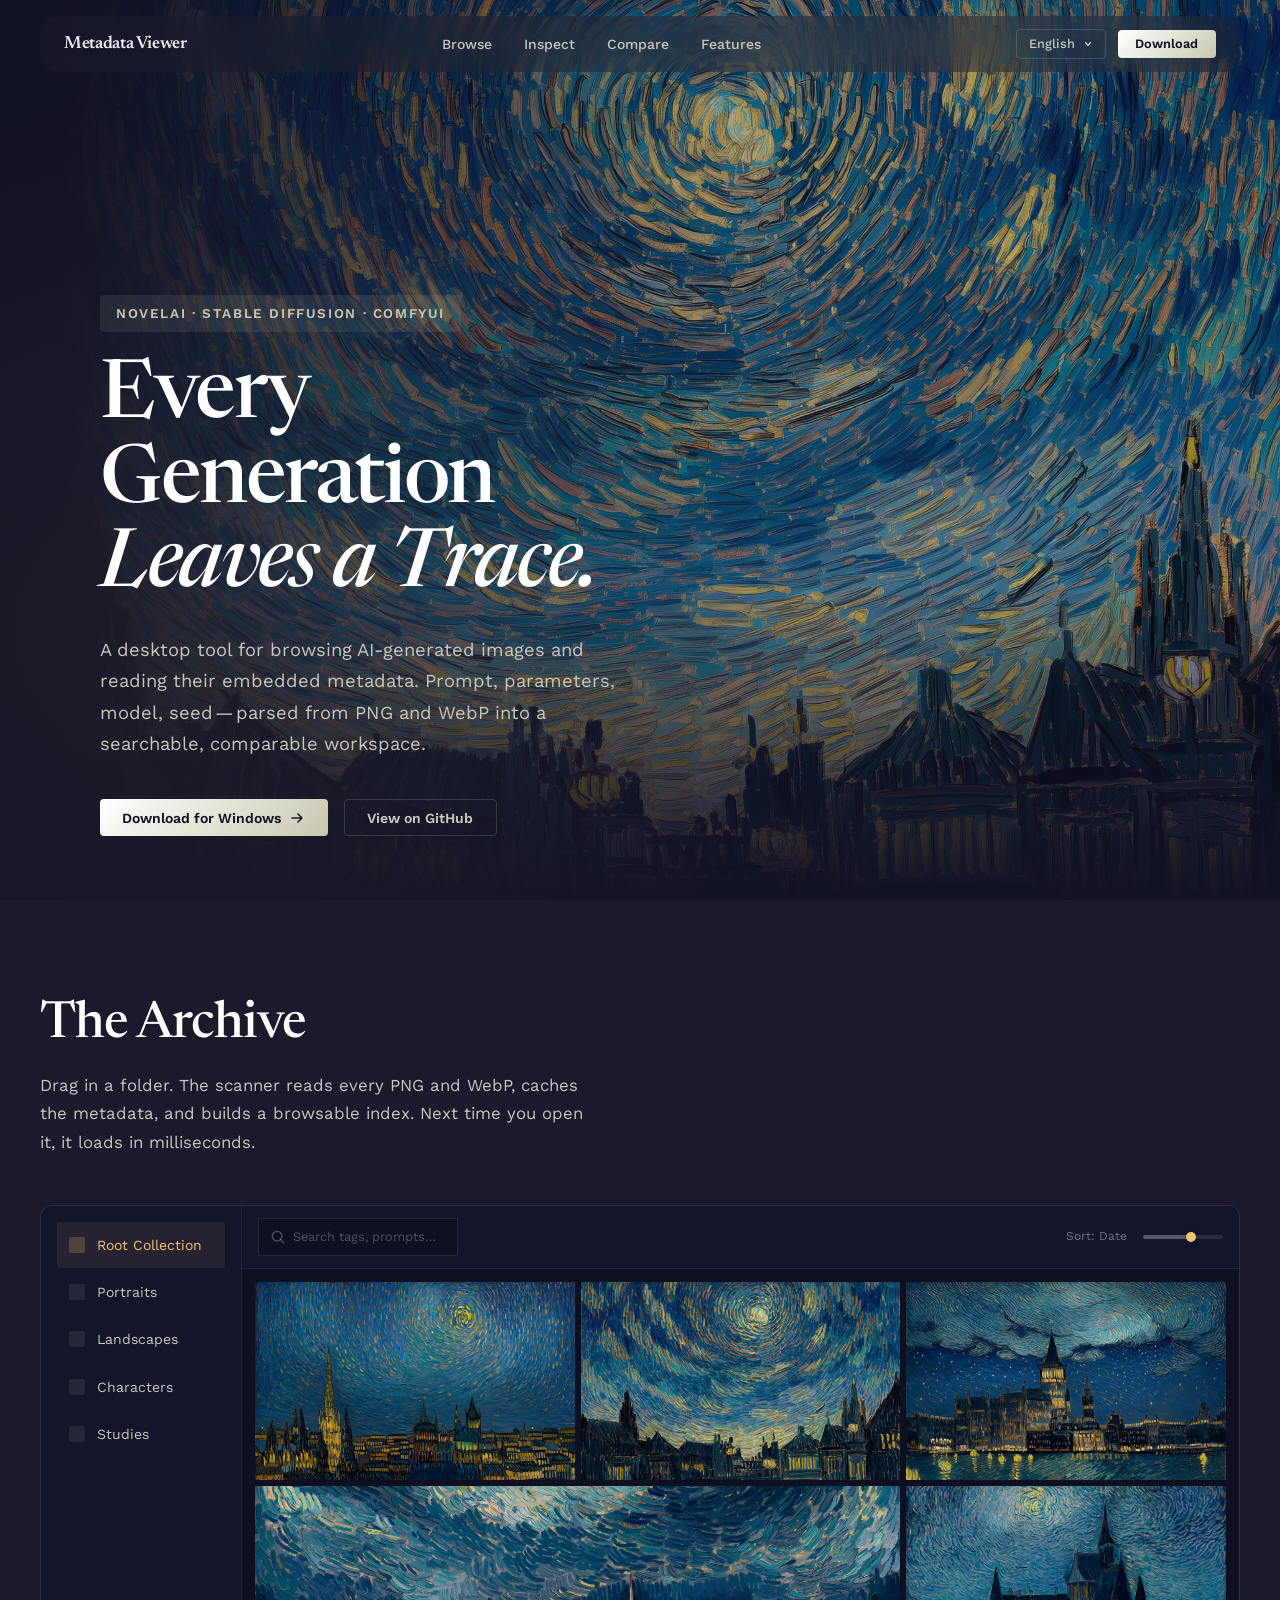
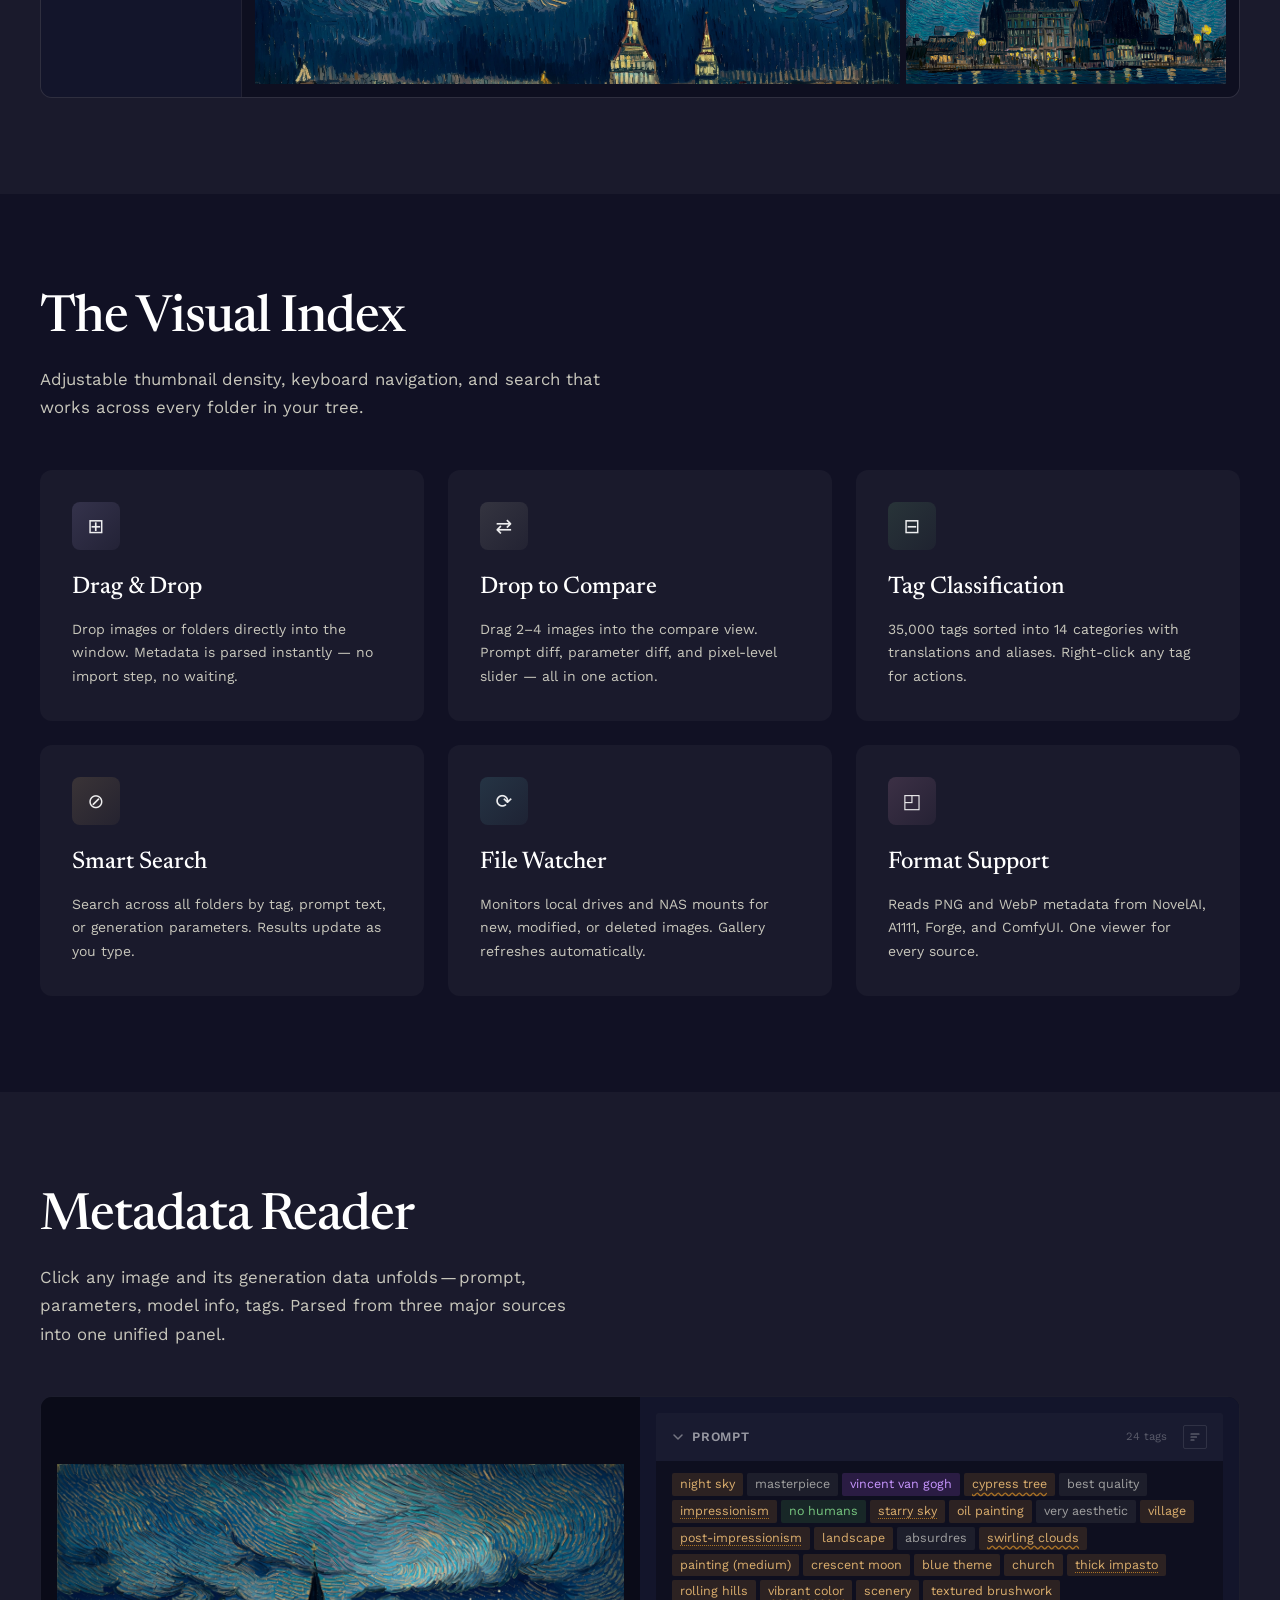
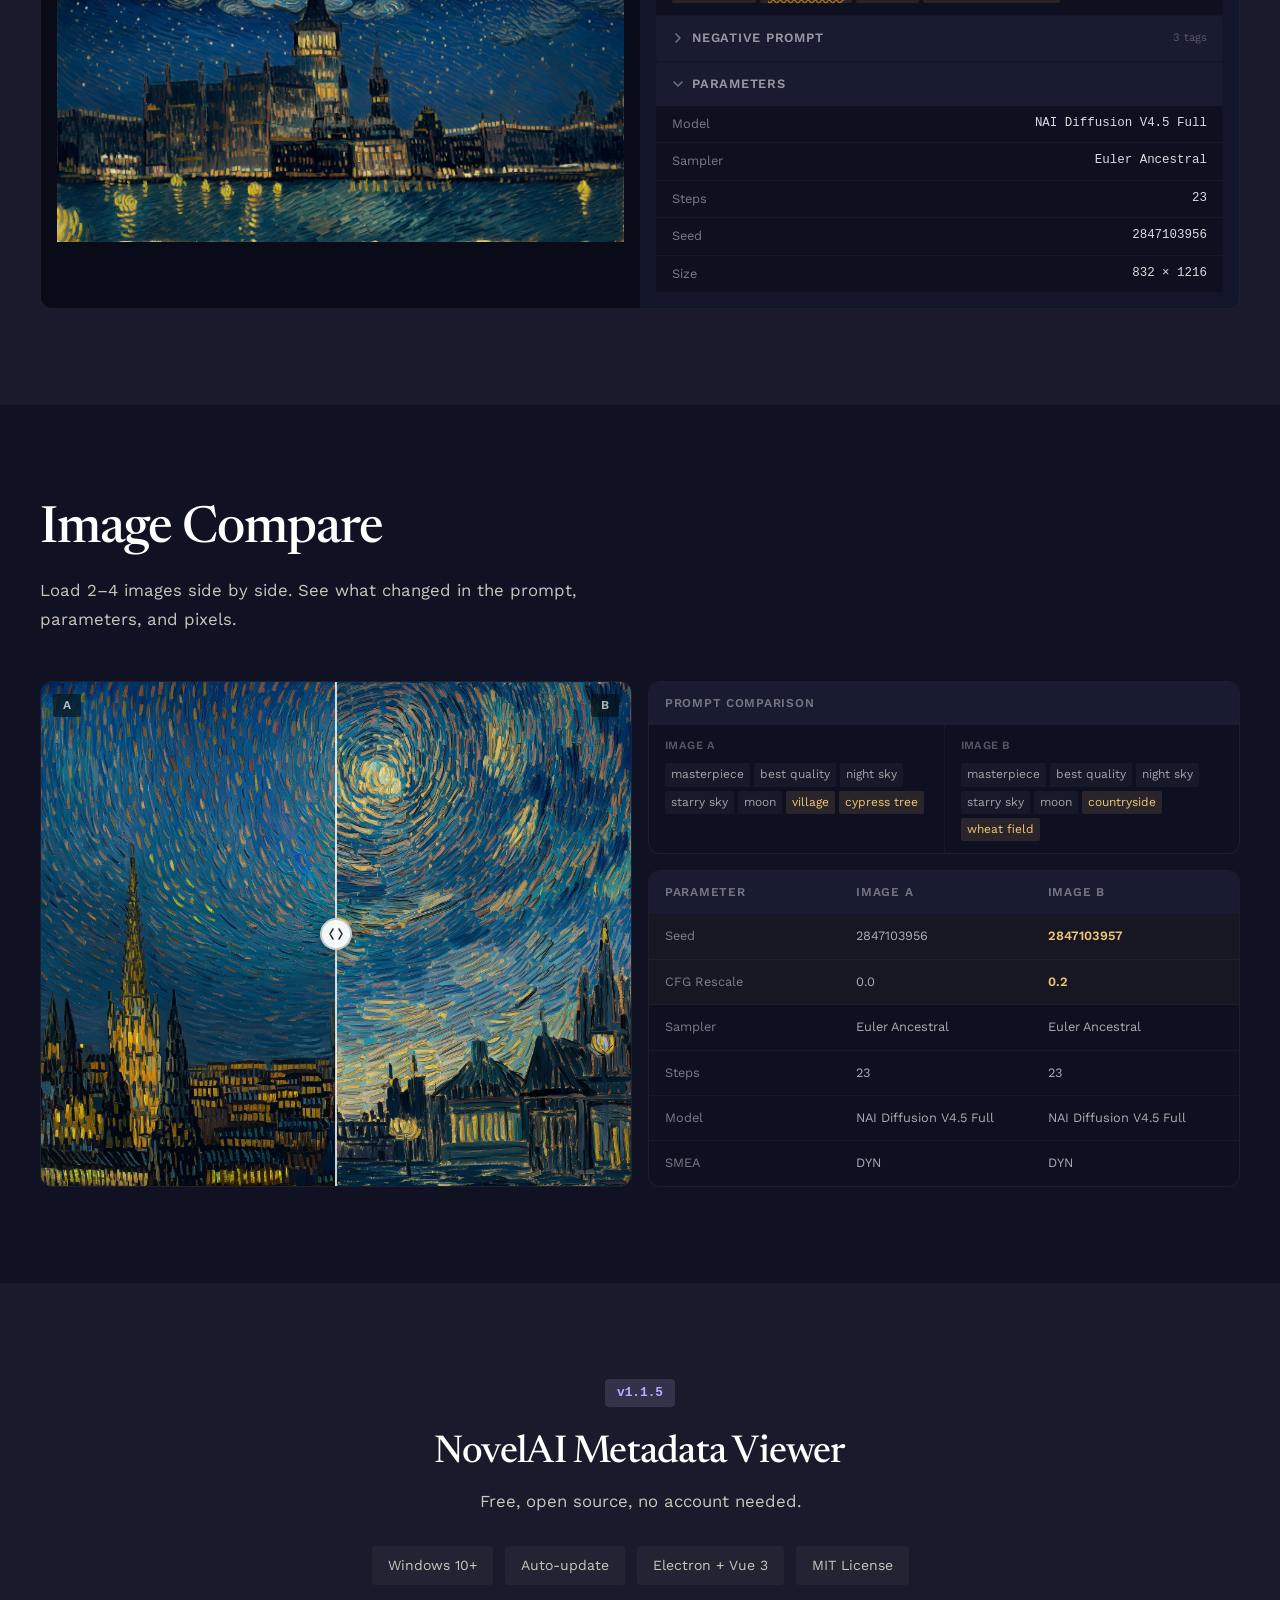
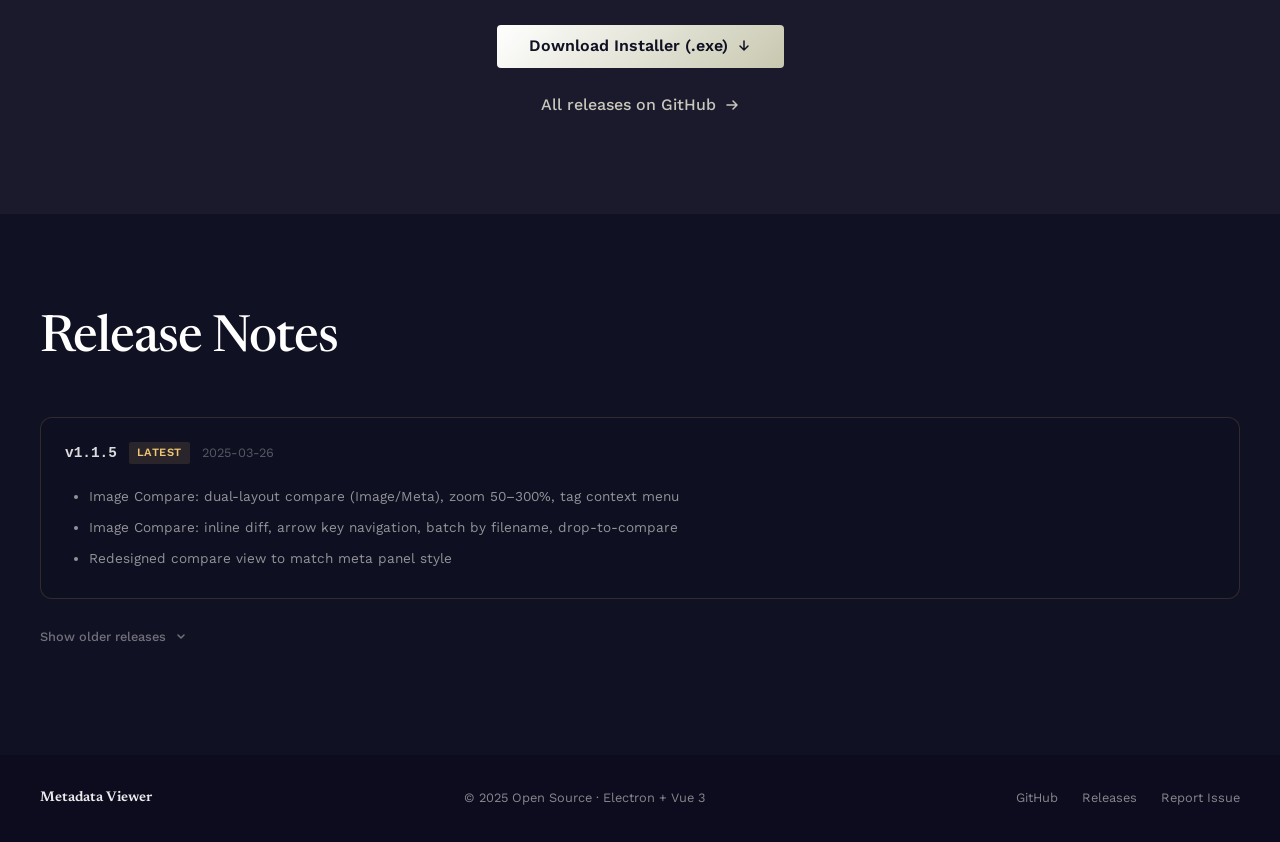
<file: meta-viewer/showcase.html>
<!doctype html>
<html lang="en">
  <head>
    <meta charset="UTF-8" />
    <meta name="viewport" content="width=device-width, initial-scale=1.0" />
    <title>NovelAI Metadata Viewer — Browse, Inspect & Compare AI-Generated Images</title>
    <meta name="description" content="A desktop tool for browsing AI-generated images and reading their embedded metadata. Supports NovelAI, Stable Diffusion (A1111/Forge), and ComfyUI. Free, open source." />
    <meta property="og:title" content="NovelAI Metadata Viewer" />
    <meta property="og:description" content="Browse AI-generated images, parse embedded metadata, compare generation parameters. PNG & WebP supported." />
    <meta property="og:type" content="website" />
    <meta property="og:url" content="https://app.takoro.org/ai-meta-viewer/" />
    <meta name="twitter:card" content="summary_large_image" />
    <link rel="icon" type="image/svg+xml" href="data:image/svg+xml,<svg xmlns='http://www.w3.org/2000/svg' viewBox='0 0 32 32'><rect width='32' height='32' rx='4' fill='%23111124'/><text x='16' y='22' font-size='18' text-anchor='middle' fill='%23f0c674'>M</text></svg>" />
    <script type="module" crossorigin src="/meta-viewer/assets/showcase-D9CywgJi.js"></script>
    <link rel="stylesheet" crossorigin href="/meta-viewer/assets/showcase-w4phZoPE.css">
  </head>
  <body>
    <div id="showcase"></div>
  </body>
</html>
</file>
<file: meta-viewer/assets/showcase-w4phZoPE.css>
@import "https://fonts.googleapis.com/css2?family=Newsreader:ital,opsz,wght@0,6..72,300;0,6..72,400;0,6..72,500;0,6..72,600;0,6..72,700;1,6..72,400;1,6..72,500;1,6..72,600&family=Work+Sans:wght@300;400;500;600;700&display=swap";.nav-bar[data-v-af0fcada]{top:var(--sp-4);z-index:100;pointer-events:none;position:fixed;left:0;right:0}.nav-inner[data-v-af0fcada]{justify-content:space-between;align-items:center;gap:var(--sp-6);height:56px;padding:0 var(--sp-6);border-radius:var(--radius-xl);-webkit-backdrop-filter:blur(20px);backdrop-filter:blur(20px);pointer-events:auto;background:#1e1e3166;display:flex}.nav-logo[data-v-af0fcada]{font-family:var(--font-serif);letter-spacing:-.02em;white-space:nowrap;font-size:1.1rem;font-weight:600}.nav-links[data-v-af0fcada]{gap:var(--sp-8);display:flex}.nav-links a[data-v-af0fcada]{font-size:var(--body-sm);color:var(--on-surface-variant);font-weight:500;transition:color .2s}.nav-links a[data-v-af0fcada]:hover{color:var(--primary)}.nav-actions[data-v-af0fcada]{align-items:center;gap:var(--sp-3);display:flex}.locale-dropdown[data-v-af0fcada]{position:relative}.locale-btn[data-v-af0fcada]{align-items:center;gap:var(--sp-2);padding:var(--sp-1) var(--sp-3);border:1px solid var(--outline-variant);border-radius:var(--radius);color:var(--on-surface-variant);font-family:var(--font-sans);font-size:var(--label);cursor:pointer;background:0 0;font-weight:500;transition:color .15s,border-color .15s;display:inline-flex}.locale-btn[data-v-af0fcada]:hover{color:var(--primary);border-color:#ffffff4d}.locale-btn svg[data-v-af0fcada]{transition:transform .15s}.locale-btn svg.rotated[data-v-af0fcada]{transform:rotate(180deg)}.locale-menu[data-v-af0fcada]{min-width:120px;padding:var(--sp-1) 0;border-radius:var(--radius-md);-webkit-backdrop-filter:blur(16px);backdrop-filter:blur(16px);z-index:200;background:#191b30f2;border:1px solid #ffffff1a;position:absolute;top:calc(100% + 6px);right:0;box-shadow:0 8px 24px #0006}.locale-menu-item[data-v-af0fcada]{width:100%;padding:var(--sp-2) var(--sp-4);color:#fff9;font-family:var(--font-sans);font-size:var(--body-sm);text-align:left;cursor:pointer;background:0 0;border:none;transition:background .1s,color .1s;display:block}.locale-menu-item[data-v-af0fcada]:hover{color:#ffffffe6;background:#ffffff0f}.locale-menu-item.active[data-v-af0fcada]{color:#f0c674}.btn[data-v-af0fcada]{align-items:center;gap:var(--sp-2);border-radius:var(--radius);font-family:var(--font-sans);font-size:var(--body-sm);border:none;padding:.65rem 1.4rem;font-weight:600;line-height:1;text-decoration:none;transition:opacity .2s,transform .2s;display:inline-flex}.btn[data-v-af0fcada]:hover{opacity:.88}.btn[data-v-af0fcada]:active{transform:scale(.97)}.btn-primary[data-v-af0fcada]{background:var(--gradient-primary);color:var(--on-primary)}.btn-ghost[data-v-af0fcada]{color:var(--on-surface-variant);border:1px solid var(--outline-variant);background:0 0}.btn-ghost[data-v-af0fcada]:hover{color:var(--primary);opacity:1;background:#ffffff0a}.btn-sm[data-v-af0fcada]{font-size:var(--label);padding:.5rem 1.1rem}.link-arrow[data-v-af0fcada]{align-items:center;gap:var(--sp-2);color:var(--on-surface-variant);font-weight:500;transition:color .2s,gap .2s;display:inline-flex}.link-arrow[data-v-af0fcada]:hover{color:var(--primary);gap:var(--sp-3)}.link-arrow-lg[data-v-af0fcada]{color:var(--primary-fixed-dim);font-size:1.1rem}.hero[data-v-af0fcada]{isolation:isolate;min-height:100dvh;padding-bottom:var(--sp-16);align-items:flex-end;display:flex;position:relative}.hero-bg[data-v-af0fcada]{z-index:-1;position:absolute;inset:0;overflow:hidden}.hero-bg-image[data-v-af0fcada]{background-position:50%;background-size:cover;position:absolute;inset:0}.hero-bg-painting[data-v-af0fcada]{object-fit:cover;object-position:center 40%;width:100%;height:100%;position:absolute;inset:0;transform:scale(1.15)}.hero-bg-tint[data-v-af0fcada]{opacity:.2;background:#111124;position:absolute;inset:0}.hero-bg-blur[data-v-af0fcada]{-webkit-backdrop-filter:blur(10px);position:absolute;inset:0;transform:scale(1.15);-webkit-mask-image:linear-gradient(90deg,#000 5%,#0000 45%);mask-image:linear-gradient(90deg,#000 5%,#0000 45%)}.hero-bg-overlay[data-v-af0fcada]{background:radial-gradient(ellipse 50% 60% at 15% 70%, #c8b47812 0%, transparent 100%), linear-gradient(to bottom, transparent 65%, var(--surface) 100%), linear-gradient(to right, var(--surface) 5%, #111124e0 12%, #111124b8 20%, #11112466 35%, #1111241f 55%, transparent 70%);position:absolute;inset:0}.hero-body[data-v-af0fcada]{z-index:1;position:relative}.hero-content[data-v-af0fcada]{max-width:560px;margin-left:5%}.kicker[data-v-af0fcada]{margin-bottom:var(--sp-6);padding:var(--sp-2) var(--sp-4);border-radius:var(--radius);color:var(--primary-fixed-dim);font-family:var(--font-sans);letter-spacing:.12em;text-transform:uppercase;background:#c8c8b01a;font-size:.84rem;font-weight:600;display:inline-block}.hero-title[data-v-af0fcada]{letter-spacing:-.03em;color:var(--primary);font-size:clamp(3.15rem,6.3vw,5.25rem);font-weight:500;line-height:1.05}.hero-title em[data-v-af0fcada]{font-style:italic}.hero-subtitle[data-v-af0fcada]{margin-top:var(--sp-6);max-width:48ch;color:var(--on-surface-variant);font-size:1.15rem;line-height:1.7}.hero-actions[data-v-af0fcada]{gap:var(--sp-4);margin-top:var(--sp-10);flex-wrap:wrap;display:flex}.section[data-v-af0fcada]{padding:var(--sp-24) 0}.section-header[data-v-af0fcada]{margin-bottom:var(--sp-12)}.section-header-row[data-v-af0fcada]{justify-content:space-between;align-items:flex-end;gap:var(--sp-8);display:flex}.section-title[data-v-af0fcada]{font-size:var(--display-md);letter-spacing:-.02em;color:var(--primary)}.section-subtitle[data-v-af0fcada]{margin-top:var(--sp-4);max-width:56ch;color:var(--on-surface-variant);font-size:1.05rem;line-height:1.7}.section-collection[data-v-af0fcada]{background:var(--surface-container-low)}.collection-mock[data-v-af0fcada]{border-radius:var(--radius-lg);background:#ffffff0a;border:1px solid #ffffff0f;grid-template-columns:200px minmax(0,1fr);gap:1px;display:grid;overflow:hidden}.mock-sidebar[data-v-af0fcada]{padding:var(--sp-4);background:#13152b;flex-direction:column;gap:1px;display:flex}.mock-sidebar-item[data-v-af0fcada]{align-items:center;gap:var(--sp-3);padding:var(--sp-3) var(--sp-3);font-size:var(--body-sm);color:var(--on-surface-variant);border-radius:2px;transition:background .15s;display:flex}.mock-sidebar-item.active[data-v-af0fcada]{color:#f0c674;background:#f0c67414}.mock-icon[data-v-af0fcada]{background:#ffffff14;border-radius:2px;flex-shrink:0;width:16px;height:16px}.mock-sidebar-item.active .mock-icon[data-v-af0fcada]{background:#f0c67433}.mock-gallery-area[data-v-af0fcada]{background:#0e0f20;flex-direction:column;display:flex}.fig-toolbar[data-v-af0fcada]{justify-content:space-between;align-items:center;gap:var(--sp-4);padding:var(--sp-3) var(--sp-4);background:#13152b;border-bottom:1px solid #ffffff0f;display:flex}.fig-search[data-v-af0fcada]{align-items:center;gap:var(--sp-2);padding:var(--sp-2) var(--sp-3);color:#ffffff47;background:#0e0f20;border:1px solid #ffffff1a;border-radius:2px;min-width:200px;font-size:.8rem;display:flex}.fig-toolbar-controls[data-v-af0fcada]{align-items:center;gap:var(--sp-4);display:flex}.fig-toolbar-label[data-v-af0fcada]{color:#fff6;font-size:.75rem}.fig-zoom-slider[data-v-af0fcada]{background:#ffffff1a;border-radius:2px;width:80px;height:4px;position:relative}.fig-zoom-track[data-v-af0fcada]{background:#fff3;border-radius:2px;width:60%;height:100%}.fig-zoom-thumb[data-v-af0fcada]{background:#f0c674;border-radius:50%;width:10px;height:10px;position:absolute;top:50%;right:40%;transform:translate(50%,-50%);box-shadow:0 1px 4px #0000004d}.fig-gallery-grid[data-v-af0fcada]{padding:var(--sp-3);grid-template-rows:1fr 1fr;grid-template-columns:repeat(3,1fr);gap:4px;display:grid}.fig-gallery-card[data-v-af0fcada]{cursor:pointer;border:1px solid #0000;border-radius:2px;height:200px;transition:border-color .15s,transform .15s,box-shadow .15s;overflow:hidden}.fig-gallery-card[data-v-af0fcada]:first-child,.fig-gallery-card[data-v-af0fcada]:nth-child(2),.fig-gallery-card[data-v-af0fcada]:nth-child(3){grid-column:span 1}.fig-gallery-card[data-v-af0fcada]:nth-child(4){grid-column:span 2}.fig-gallery-card[data-v-af0fcada]:nth-child(5){grid-column:span 1}.fig-gallery-card[data-v-af0fcada]:hover{border-color:#f0c674;transform:translateY(-1px);box-shadow:0 4px 12px #0000004d}.fig-gallery-card img[data-v-af0fcada]{object-fit:cover;width:100%;height:100%}.section-index[data-v-af0fcada]{background:var(--surface)}.fig-features[data-v-af0fcada]{gap:var(--sp-6);grid-template-columns:repeat(3,1fr);display:grid}.fig-feat-card[data-v-af0fcada]{padding:var(--sp-8);border-radius:var(--radius-lg);background:var(--surface-container-low);transition:transform .3s,background .3s}.fig-feat-card[data-v-af0fcada]:hover{background:var(--surface-container);transform:translateY(-4px)}.fig-feat-icon[data-v-af0fcada]{border-radius:var(--radius-md);width:48px;height:48px;margin-bottom:var(--sp-6);justify-content:center;align-items:center;font-size:1.25rem;display:flex}.fig-feat-card h3[data-v-af0fcada]{font-size:var(--headline);color:var(--primary);margin-bottom:var(--sp-4)}.fig-feat-card p[data-v-af0fcada]{color:var(--on-surface-variant);font-size:var(--body-sm);line-height:1.7}.section-moodboards[data-v-af0fcada]{background:var(--surface-container-low)}.fig-meta[data-v-af0fcada]{border-radius:var(--radius-lg);background:#0e0f20;border:1px solid #ffffff0f;grid-template-columns:1fr 1fr;display:grid;overflow:hidden}.fig-meta-image[data-v-af0fcada]{padding:var(--sp-4);background:#0a0b18;justify-content:center;align-items:center;display:flex}.fig-meta-image img[data-v-af0fcada]{object-fit:contain;border-radius:2px;width:100%;height:100%;max-height:460px}.fig-meta-panel[data-v-af0fcada]{padding:var(--sp-4);background:#13152b;flex-direction:column;gap:1px;display:flex;overflow-y:auto}.fig-meta-section[data-v-af0fcada]{background:#0e0f1f;border-radius:2px;overflow:hidden}.fig-meta-section-header[data-v-af0fcada]{align-items:center;gap:var(--sp-2);padding:var(--sp-3) var(--sp-4);color:#ffffff8c;text-transform:uppercase;letter-spacing:.06em;cursor:pointer;-webkit-user-select:none;user-select:none;background:#191b30;font-size:.8rem;font-weight:600;display:flex}.fig-meta-section-header svg[data-v-af0fcada]{color:#fff6;transition:transform .15s}.fig-meta-section-header svg.rotated[data-v-af0fcada]{transform:rotate(90deg)}.fig-tag-count[data-v-af0fcada]{color:#ffffff47;text-transform:none;letter-spacing:0;margin-left:auto;font-size:.7rem;font-weight:400}.fig-sort-btn[data-v-af0fcada]{color:#ffffff59;cursor:pointer;width:24px;height:24px;margin-left:var(--sp-2);background:0 0;border:1px solid #ffffff1a;border-radius:2px;justify-content:center;align-items:center;padding:0;transition:color .15s,border-color .15s,background .15s;display:flex}.fig-sort-btn[data-v-af0fcada]:hover{color:#fff9;border-color:#fff3}.fig-sort-btn.active[data-v-af0fcada]{color:#f0c674;background:#f0c67414;border-color:#f0c6744d}.tag-sort-move[data-v-af0fcada]{transition:transform .4s}.tag-sort-enter-active[data-v-af0fcada],.tag-sort-leave-active[data-v-af0fcada]{transition:opacity .2s}.tag-sort-enter-from[data-v-af0fcada],.tag-sort-leave-to[data-v-af0fcada]{opacity:0}.fig-meta-tags[data-v-af0fcada]{padding:var(--sp-3) var(--sp-4);flex-wrap:wrap;gap:4px;display:flex}.fig-tag[data-v-af0fcada]{cursor:default;border-radius:2px;padding:2px 8px;font-size:.78rem;line-height:1.5;transition:opacity .15s;display:inline-block}.fig-tag[data-v-af0fcada]:hover{opacity:.8}.fig-tag-alias[data-v-af0fcada]{text-underline-offset:3px;-webkit-text-decoration:underline dotted #ffa72699;text-decoration:underline dotted #ffa72699}.fig-tag-corrected[data-v-af0fcada]{text-underline-offset:3px;-webkit-text-decoration:underline wavy #ffa72699;text-decoration:underline wavy #ffa72699}.fig-tag-character[data-v-af0fcada]{color:#78c880;background:#4894502e}.fig-tag-body[data-v-af0fcada]{color:#64c8cd;background:#3caaaf2e}.fig-tag-emotion[data-v-af0fcada]{color:#dc7878;background:#b444442e}.fig-tag-other[data-v-af0fcada]{color:#dcaf6e;background:#b97d342e}.fig-tag-quality[data-v-af0fcada]{color:#a0a0a0;background:#6464642e}.fig-tag-artist[data-v-af0fcada]{color:#c896ff;background:#a95ce82e}.fig-tag-nsfw[data-v-af0fcada]{color:#f08cb4;background:#dc64962e}.fig-params[data-v-af0fcada]{flex-direction:column;display:flex}.fig-param-row[data-v-af0fcada]{padding:var(--sp-2) var(--sp-4);border-bottom:1px solid #ffffff0a;justify-content:space-between;font-size:.8rem;display:flex}.fig-param-row[data-v-af0fcada]:last-child{border-bottom:none}.fig-param-key[data-v-af0fcada]{color:#ffffff73}.fig-param-val[data-v-af0fcada]{color:#ffffffd9;font-family:Cascadia Code,Consolas,monospace;font-size:.78rem}.section-tools[data-v-af0fcada]{background:var(--surface)}.fig-compare[data-v-af0fcada]{gap:var(--sp-4);grid-template-columns:1fr 1fr;align-items:stretch;display:grid}.fig-compare-left[data-v-af0fcada]{flex-direction:column;display:flex}.fig-compare-slider[data-v-af0fcada]{border-radius:var(--radius-lg);cursor:ew-resize;-webkit-user-select:none;user-select:none;border:1px solid #ffffff0f;flex:1;min-height:300px;position:relative;overflow:hidden}.fig-compare-img-a[data-v-af0fcada],.fig-compare-img-b[data-v-af0fcada]{object-fit:cover;width:100%;height:100%;position:absolute;inset:0}.fig-compare-img-b[data-v-af0fcada]{z-index:1}.fig-slider-line[data-v-af0fcada]{z-index:2;pointer-events:none;background:#fffc;width:2px;position:absolute;top:0;bottom:0;transform:translate(-50%)}.fig-slider-handle[data-v-af0fcada]{color:#333;background:#fffffff2;border:2px solid #0003;border-radius:50%;justify-content:center;align-items:center;width:32px;height:32px;display:flex;position:absolute;top:50%;left:50%;transform:translate(-50%,-50%);box-shadow:0 2px 8px #0000004d}.fig-slider-labels[data-v-af0fcada]{top:var(--sp-3);left:var(--sp-3);right:var(--sp-3);z-index:3;pointer-events:none;justify-content:space-between;display:flex;position:absolute}.fig-slider-labels span[data-v-af0fcada]{-webkit-backdrop-filter:blur(8px);backdrop-filter:blur(8px);color:#ffffffb3;background:#00000080;border-radius:2px;padding:2px 10px;font-size:.75rem;font-weight:600}.fig-diff[data-v-af0fcada]{border-radius:var(--radius-lg);background:#0e0f20;border:1px solid #ffffff0f;overflow:hidden}.fig-diff-header[data-v-af0fcada]{gap:var(--sp-4);padding:var(--sp-3) var(--sp-4);color:#fff6;text-transform:uppercase;letter-spacing:.06em;background:#191b30;grid-template-columns:1fr 1fr 1fr;font-size:.75rem;font-weight:600;display:grid}.fig-diff-row[data-v-af0fcada]{gap:var(--sp-4);padding:var(--sp-3) var(--sp-4);color:#ffffffa6;border-bottom:1px solid #ffffff0a;grid-template-columns:1fr 1fr 1fr;font-size:.8rem;display:grid}.fig-diff-row[data-v-af0fcada]:last-child{border-bottom:none}.fig-diff-changed[data-v-af0fcada]{background:#f0c6740a}.fig-diff-key[data-v-af0fcada]{color:#ffffff73}.fig-diff-val-changed[data-v-af0fcada]{color:#f0c674;font-weight:600}.fig-compare-right[data-v-af0fcada]{gap:var(--sp-4);flex-direction:column;display:flex}.fig-diff-section[data-v-af0fcada]{border-radius:var(--radius-lg);background:#0e0f20;border:1px solid #ffffff0f;overflow:hidden}.fig-diff-section-header[data-v-af0fcada]{padding:var(--sp-3) var(--sp-4);color:#fff6;text-transform:uppercase;letter-spacing:.06em;background:#191b30;font-size:.75rem;font-weight:600}.fig-prompt-diff[data-v-af0fcada]{background:#ffffff0a;grid-template-columns:1fr 1fr;gap:1px;display:grid}.fig-prompt-col[data-v-af0fcada]{padding:var(--sp-3) var(--sp-4);background:#0e0f20}.fig-prompt-col-label[data-v-af0fcada]{color:#ffffff4d;text-transform:uppercase;letter-spacing:.04em;margin-bottom:var(--sp-2);font-size:.7rem;font-weight:600}.fig-prompt-tags[data-v-af0fcada]{flex-wrap:wrap;gap:4px;display:flex}.fig-prompt-tag[data-v-af0fcada]{color:#fff9;background:#ffffff0a;border-radius:2px;padding:2px 6px;font-size:.75rem}.fig-prompt-tag-unique[data-v-af0fcada]{color:#f0c674;background:#f0c6741f}.section-download[data-v-af0fcada]{background:var(--surface-container-low);text-align:center}.download-container[data-v-af0fcada]{flex-direction:column;align-items:center;display:flex}.download-version[data-v-af0fcada]{padding:var(--sp-1) var(--sp-3);border-radius:var(--radius);background:var(--secondary-container);color:var(--on-secondary-container);font-size:var(--label);margin-bottom:var(--sp-6);font-family:Cascadia Code,Consolas,monospace;font-weight:600;display:inline-block}.section-download .section-title[data-v-af0fcada]{font-size:var(--display-sm)}.download-desc[data-v-af0fcada]{margin-top:var(--sp-3);color:var(--on-surface-variant);font-size:1.05rem}.download-chips[data-v-af0fcada]{justify-content:center;gap:var(--sp-3);margin-top:var(--sp-8);flex-wrap:wrap;display:flex}.download-chip[data-v-af0fcada]{padding:var(--sp-2) var(--sp-4);border-radius:var(--radius);color:var(--on-surface-variant);font-size:var(--body-sm);background:#ffffff0a}.download-actions[data-v-af0fcada]{align-items:center;gap:var(--sp-6);margin-top:var(--sp-10);flex-direction:column;display:flex}.btn-lg[data-v-af0fcada]{font-size:var(--body);padding:.85rem 2rem}.section-changelog[data-v-af0fcada]{padding:var(--sp-24) 0;background:var(--surface)}.changelog[data-v-af0fcada]{width:100%}.changelog-entry[data-v-af0fcada]{padding:var(--sp-6);border-radius:var(--radius-lg);margin-bottom:var(--sp-4);background:#0e0f20;border:1px solid #ffffff0f}.changelog-entry-latest[data-v-af0fcada]{border-color:#f0c67426}.changelog-entry-header[data-v-af0fcada]{align-items:center;gap:var(--sp-3);margin-bottom:var(--sp-4);display:flex}.changelog-ver[data-v-af0fcada]{color:#ffffffd9;font-family:Cascadia Code,Consolas,monospace;font-size:.9rem;font-weight:600}.changelog-date[data-v-af0fcada]{color:#ffffff4d;font-size:.8rem}.changelog-badge[data-v-af0fcada]{color:#f0c674;text-transform:uppercase;letter-spacing:.04em;background:#f0c6741f;border-radius:2px;padding:2px 8px;font-size:.7rem;font-weight:600}.changelog-list[data-v-af0fcada]{padding-left:var(--sp-6);list-style:outside}.changelog-list li[data-v-af0fcada]{color:#ffffff8c;padding:var(--sp-1) 0;font-size:.85rem;line-height:1.7}.changelog-toggle[data-v-af0fcada]{align-items:center;gap:var(--sp-2);padding:var(--sp-3) 0;color:#fff6;cursor:pointer;background:0 0;border:none;font-size:.8rem;font-weight:500;transition:color .15s;display:inline-flex}.changelog-toggle[data-v-af0fcada]:hover{color:#ffffffb3}.changelog-toggle svg[data-v-af0fcada]{color:inherit;transition:transform .15s}.changelog-toggle svg.rotated[data-v-af0fcada]{transform:rotate(180deg)}.site-footer[data-v-af0fcada]{padding:var(--sp-8) 0;background:var(--surface-container-lowest)}.footer-inner[data-v-af0fcada]{justify-content:space-between;align-items:center;gap:var(--sp-6);flex-wrap:wrap;display:flex}.footer-logo[data-v-af0fcada]{font-family:var(--font-serif);font-size:var(--body-sm);font-weight:600}.footer-copy[data-v-af0fcada]{color:var(--on-surface-dim);font-size:var(--label)}.footer-links[data-v-af0fcada]{gap:var(--sp-6);display:flex}.footer-links a[data-v-af0fcada]{color:var(--on-surface-dim);font-size:var(--label);transition:color .2s}.footer-links a[data-v-af0fcada]:hover{color:var(--primary)}@keyframes fade-up-af0fcada{0%{opacity:0;transform:translateY(20px)}to{opacity:1;transform:translateY(0)}}.hero-body[data-v-af0fcada]{animation:.8s .2s both fade-up-af0fcada}.section-header[data-v-af0fcada]{animation:.6s both fade-up-af0fcada}@media (width<=1024px){.collection-mock[data-v-af0fcada]{grid-template-columns:160px minmax(0,1fr)}.fig-meta[data-v-af0fcada]{grid-template-columns:1fr}.fig-meta-image[data-v-af0fcada]{max-height:300px}.fig-compare[data-v-af0fcada]{grid-template-columns:1fr}.fig-lightbox-main[data-v-af0fcada]{max-width:65%}}@media (width<=768px){.nav-links[data-v-af0fcada]{display:none}.hero[data-v-af0fcada]{min-height:80dvh;padding-bottom:var(--sp-12)}.hero-bg-blur[data-v-af0fcada]{-webkit-mask-image:linear-gradient(90deg,#000 10%,#0000 60%);mask-image:linear-gradient(90deg,#000 10%,#0000 60%)}.hero-title[data-v-af0fcada]{font-size:clamp(2.2rem,8vw,3.5rem)}.section[data-v-af0fcada]{padding:var(--sp-16) 0}.section-header-row[data-v-af0fcada]{flex-direction:column;align-items:flex-start}.collection-mock[data-v-af0fcada]{grid-template-columns:1fr}.mock-sidebar[data-v-af0fcada]{gap:var(--sp-2);flex-flow:wrap}.index-grid[data-v-af0fcada]{grid-template-columns:repeat(2,1fr)}.index-card.span-lg[data-v-af0fcada]{grid-column:span 2}.moodboard-grid[data-v-af0fcada],.tools-grid[data-v-af0fcada]{grid-template-columns:1fr}.fig-gallery-card[data-v-af0fcada]{min-width:80px;height:120px}.fig-lightbox-embed[data-v-af0fcada]{min-height:260px}.fig-lb-prev[data-v-af0fcada],.fig-lb-next[data-v-af0fcada]{display:none}.fig-lb-main[data-v-af0fcada]{width:75%}.fig-features[data-v-af0fcada]{grid-template-columns:repeat(2,1fr)}}@media (width<=480px){.hero-actions[data-v-af0fcada]{flex-direction:column}.btn[data-v-af0fcada]{justify-content:center;width:100%}.index-grid[data-v-af0fcada]{grid-template-columns:1fr}.index-card.span-lg[data-v-af0fcada]{grid-column:span 1}.fig-gallery-card[data-v-af0fcada]{min-width:70px;height:90px}.fig-mosaic[data-v-af0fcada]{grid-template-columns:1fr}.fig-mosaic-lg[data-v-af0fcada],.fig-mosaic-wide[data-v-af0fcada]{grid-column:span 1}.fig-features[data-v-af0fcada]{grid-template-columns:1fr}.footer-inner[data-v-af0fcada]{text-align:center;flex-direction:column}}:root{--surface:#111124;--surface-container-lowest:#0c0c1e;--surface-container-low:#1a1a2c;--surface-container:#1e1e31;--surface-container-high:#28283b;--surface-container-highest:#333347;--surface-bright:#3d3d52;--primary:#fff;--primary-fixed-dim:#c8c8b0;--on-primary:#111124;--secondary:#cbbeff;--secondary-container:#cbbeff26;--on-secondary-container:#baa9ff;--tertiary-fixed-dim:#ffafd5;--tertiary-container:#ffd8e8;--on-tertiary-container:#a53d79;--on-surface:#ffffffeb;--on-surface-variant:#c8c7bc;--on-surface-dim:#ffffff80;--outline-variant:#ffffff26;--font-serif:"Newsreader", Georgia, "Times New Roman", serif;--font-sans:"Work Sans", "Segoe UI", system-ui, sans-serif;--display-lg:clamp(3rem, 6vw, 5rem);--display-md:clamp(2rem, 4vw, 3.2rem);--display-sm:clamp(1.6rem, 3vw, 2.4rem);--headline:clamp(1.2rem, 2vw, 1.5rem);--body:1rem;--body-sm:.875rem;--label:.8rem;--sp-1:.25rem;--sp-2:.5rem;--sp-3:.75rem;--sp-4:1rem;--sp-6:1.5rem;--sp-8:2rem;--sp-10:2.5rem;--sp-12:3rem;--sp-16:4rem;--sp-20:5rem;--sp-24:6rem;--sp-32:8rem;--radius:.25rem;--radius-md:.5rem;--radius-lg:.75rem;--radius-xl:1rem;--radius-2xl:1.5rem;--shadow-ambient:0 0 40px #0c0c1e99;--shadow-float:0 24px 80px #00000061;--gradient-primary:linear-gradient(135deg, var(--primary), var(--primary-fixed-dim));--gradient-hero-overlay:linear-gradient(180deg, #11112499 0%, #111124eb 60%, var(--surface) 100%);--page-width:1200px;--page-gutter:clamp(1rem, 3vw, 2.5rem)}*,:before,:after{box-sizing:border-box}html,body,#showcase{min-height:100%}html{background:var(--surface);scroll-behavior:smooth}body{background:var(--surface);color:var(--on-surface);font-family:var(--font-sans);font-size:var(--body);-webkit-font-smoothing:antialiased;-moz-osx-font-smoothing:grayscale;margin:0;font-weight:400;line-height:1.6;overflow:hidden auto}button,input,textarea,select{font:inherit}button{color:inherit;cursor:pointer}img{max-width:100%;display:block}a{color:inherit;text-decoration:none}h1,h2,h3,h4,h5,h6{font-family:var(--font-serif);margin:0;font-weight:500;line-height:1.15}p{margin:0}ul,ol{margin:0;padding:0;list-style:none}::selection{color:#fff;background:#cbbeff4d}.page-container{width:min(var(--page-width), calc(100vw - var(--page-gutter) * 2));margin:0 auto}
</file>
